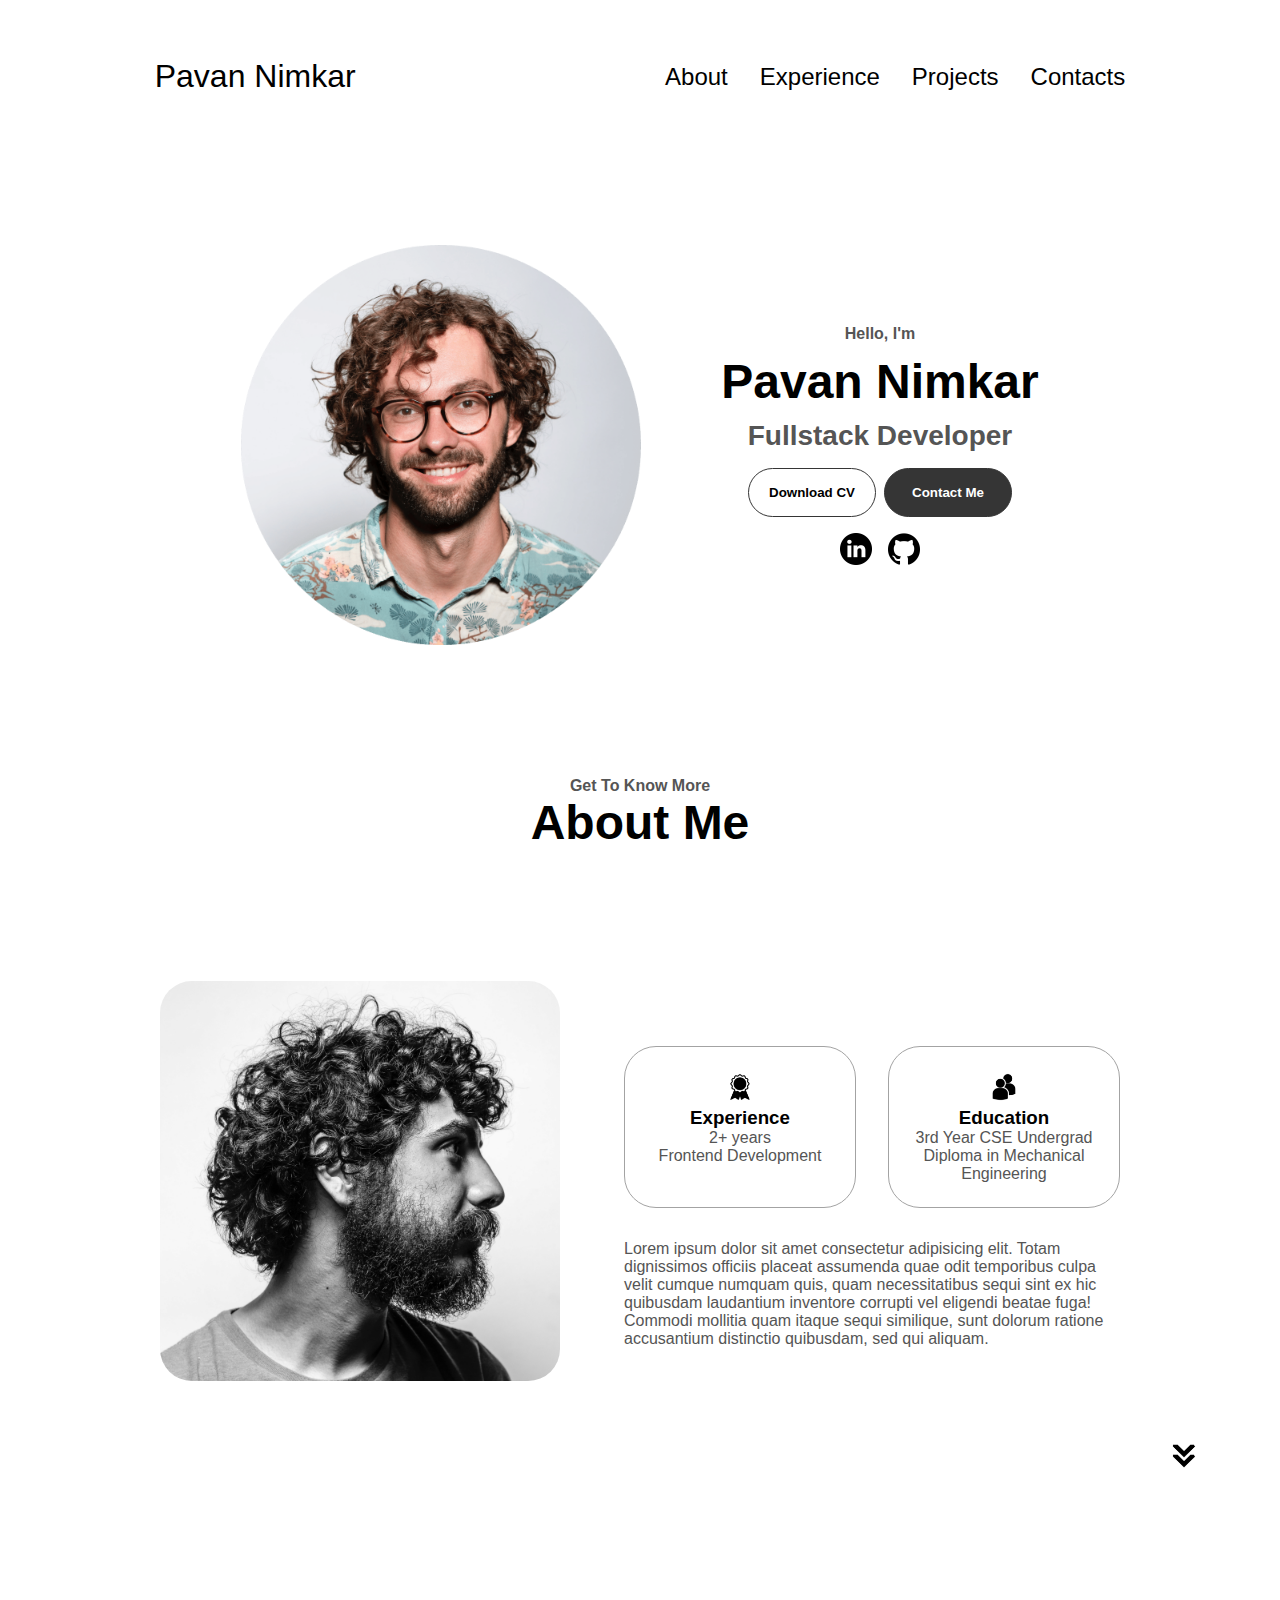
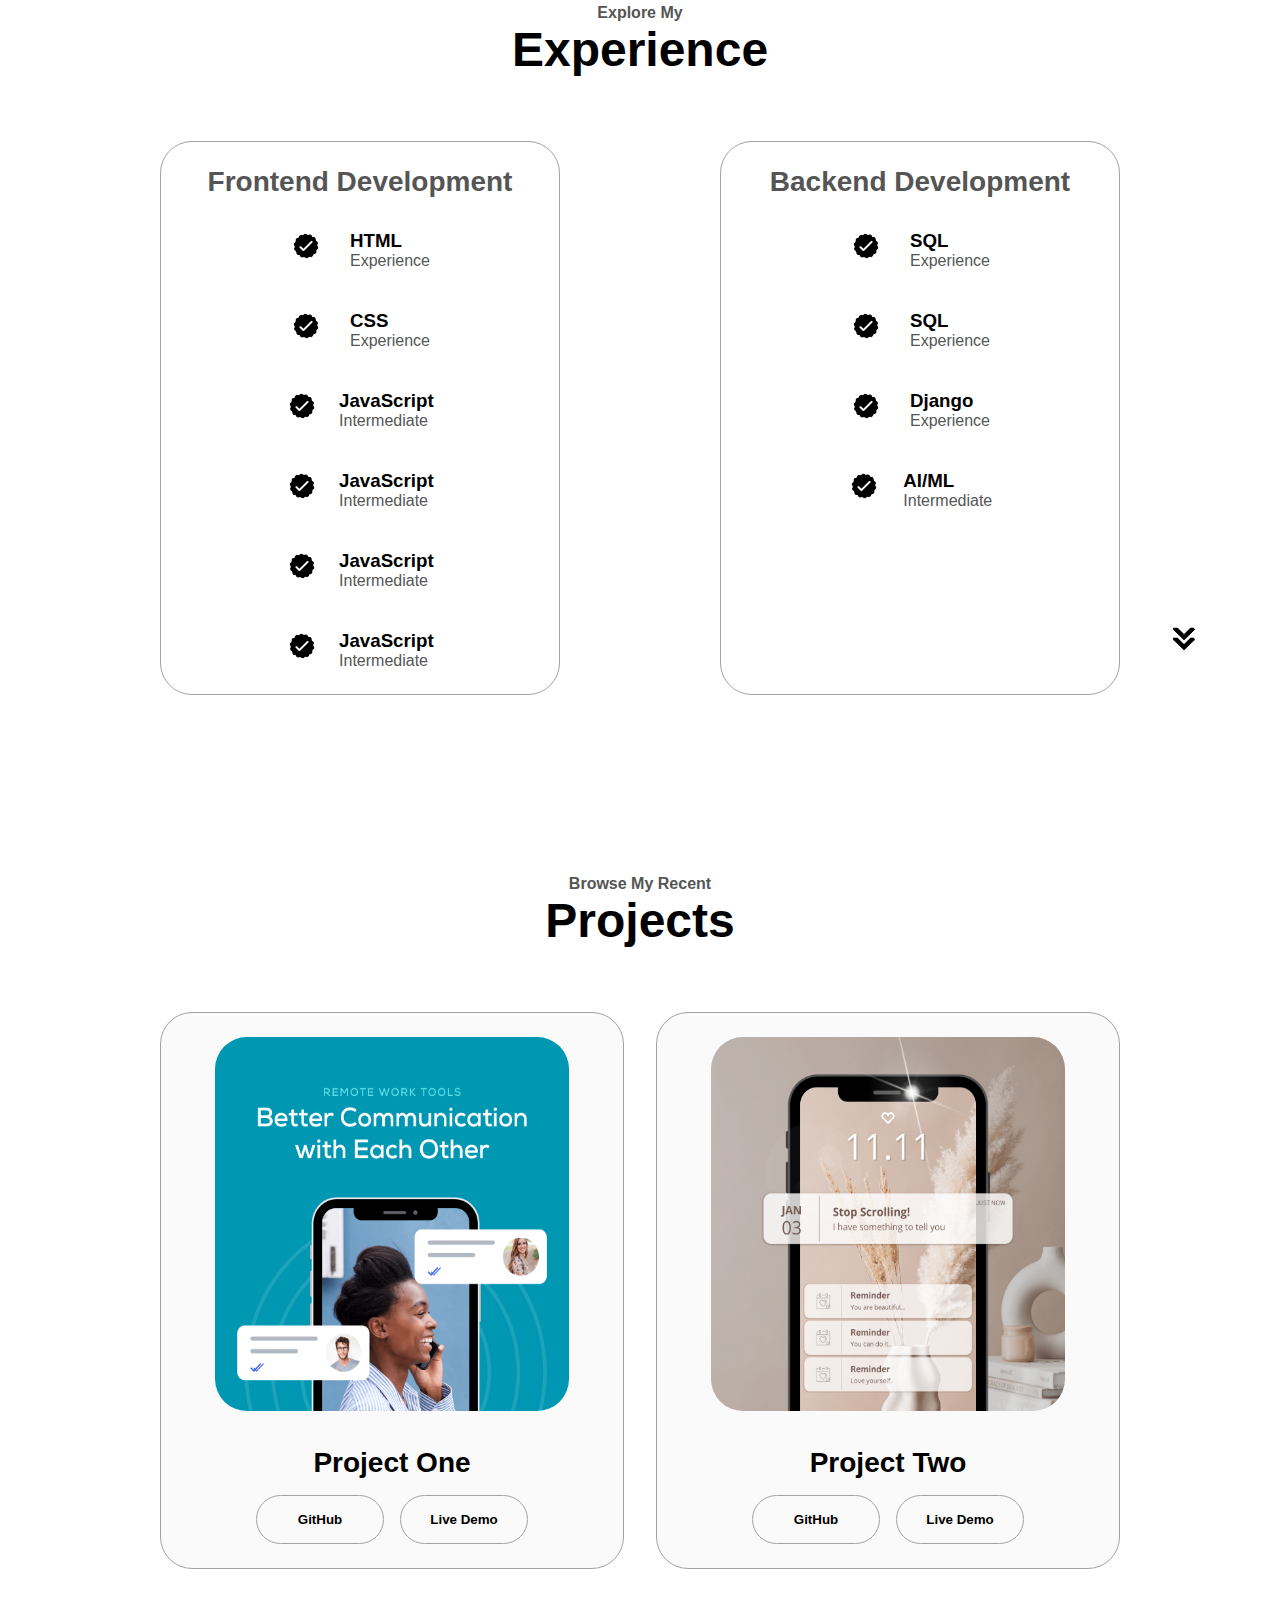
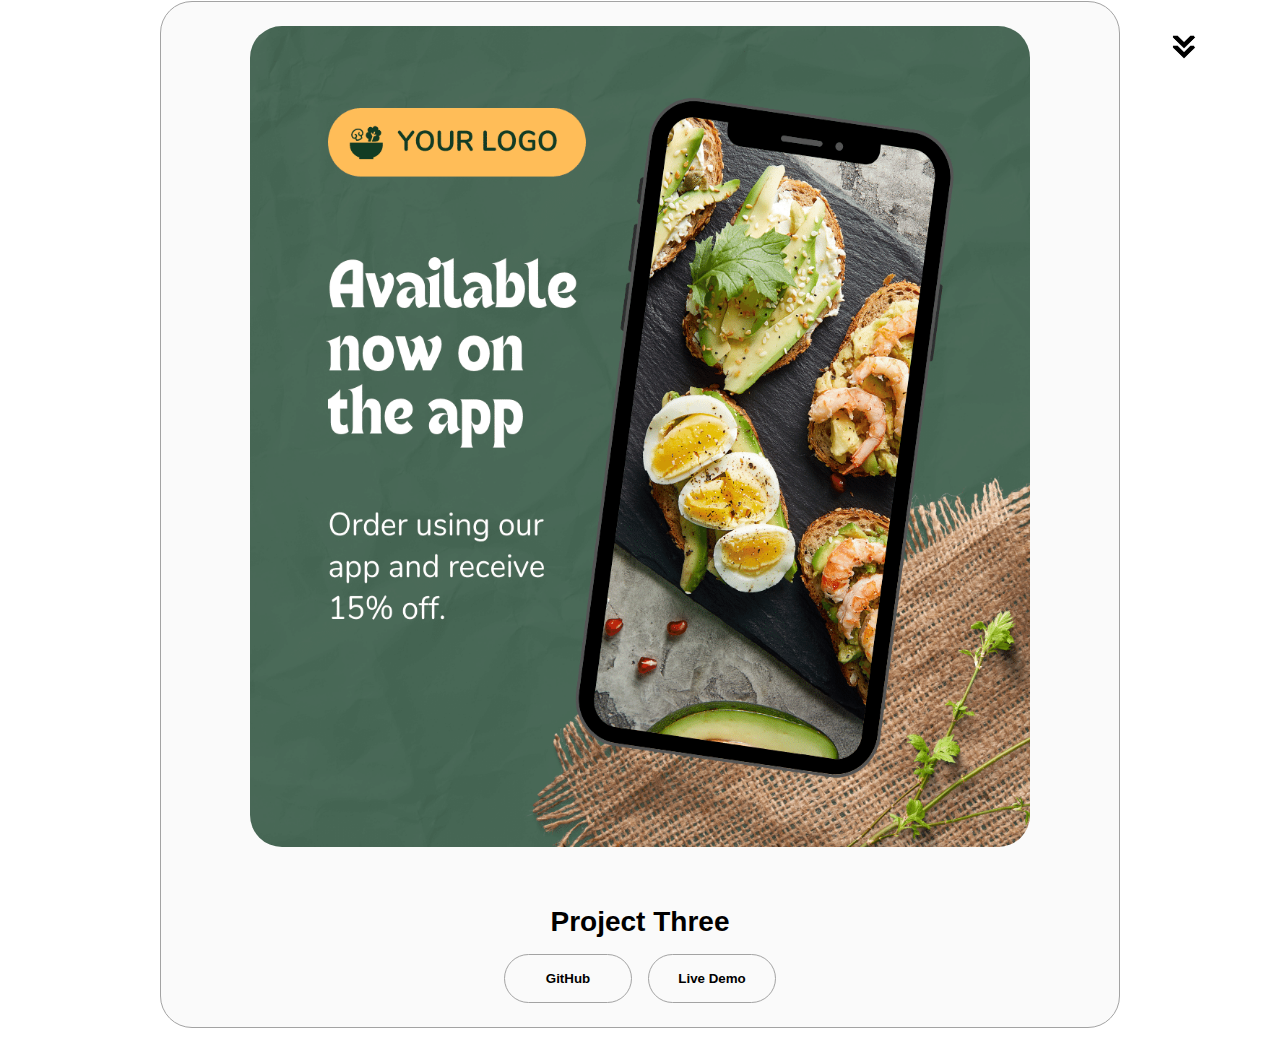
<file: Portfolio Website/index.html>
<!DOCTYPE html>
<html lang="en">
  <head>
    <meta charset="UTF-8" />
    <meta name="viewport" content="width=device-width, initial-scale=1.0" />
    <title>Pavan Nimkar</title>
    <link rel="icon" href="assets/file.png" type="images/x-icon" />
    <link rel="stylesheet" href="styles.css" />
    <link rel="stylesheet" href="mediaqueries.css" />
  </head>
  <body>
    <!-- Navigation Bar -->
    <nav class="desktop-nav">
      <div class="logo">Pavan Nimkar</div>
      <div>
        <ul class="nav-links">
          <li><a href="#about">About</a></li>
          <li><a href="#experience">Experience</a></li>
          <li><a href="#projects">Projects</a></li>
          <li><a href="#contacts">Contacts</a></li>
        </ul>
      </div>
    </nav>
    <!-- hamburger nav -->
    <nav id="hamburger-nav">
      <div class="logo">Pavan Nimkar</div>
      <div class="hamburger-menu">
        <div class="hamburger-icon" onclick="toggleMenu()">
          <span></span>
          <span></span>
          <span></span>
        </div>
        <div class="menu-links">
          <li><a href="#about" onclick="toggleMenu()">About</a></li>
          <li><a href="#experience" onclick="toggleMenu()">Experience</a></li>
          <li><a href="#projects" onclick="toggleMenu()">Projects</a></li>
          <li><a href="#contacts" onclick="toggleMenu()">Contacts</a></li>
        </div>
      </div>
    </nav>
    <!-- Hero Section -->
    <section id="profile">
      <div class="section__pic-container">
        <img src="./assets/profile-pic.png" alt="John Profile Picture" />
      </div>
      <div class="section__text__btn">
        <div class="section__text">
          <div class="section__text__p1">Hello, I'm</div>
          <h1 class="title">Pavan Nimkar</h1>
          <div class="section__text__p2">Fullstack Developer</div>
        </div>
        <div class="btn-container">
          <div class="btns">
            <button
              class="btn btn-color-2"
              onclick="window.open('./assets/resume-example.pdf')"
            >
              Download CV
            </button>
            <button
              class="btn btn-color-1"
              onclick="location.href='./#contact'"
            >
              Contact Me
            </button>
          </div>

          <div id="socials-container">
            <img
              src="./assets/linkedin.png"
              alt="My linkedin Profile"
              class="icon"
              onclick="location.href='https://linkedin.com'"
            />
            <img
              src="./assets/github.png"
              alt="My GitHub Profile"
              class="icon"
              onclick="location.href='https://github.com'"
            />
          </div>
        </div>
      </div>
    </section>
    <!-- About Section -->
    <section id="about">
      <div class="section__text__p1">Get To Know More</div>
      <h1 class="title">About Me</h1>
      <div class="section-container">
        <div class="section__pic-container">
          <img
            src="./assets/about-pic.png"
            alt="profile-pic"
            class="about-pic"
          />
        </div>
        <div class="about-details-container">
          <div class="about-containers">
            <div class="details-container">
              <img
                src="./assets/experience.png"
                alt="experience-icon"
                class="icon"
              />
              <h3>Experience</h3>
              <p>2+ years <br />Frontend Development</p>
            </div>
            <div class="details-container">
              <img
                src="./assets/education.png"
                alt="education-icon"
                class="icon"
              />
              <h3>Education</h3>
              <p>
                3rd Year CSE Undergrad<br />Diploma in Mechanical Engineering
              </p>
            </div>
          </div>
          <div class="text-container">
            <p>
              Lorem ipsum dolor sit amet consectetur adipisicing elit. Totam
              dignissimos officiis placeat assumenda quae odit temporibus culpa
              velit cumque numquam quis, quam necessitatibus sequi sint ex hic
              quibusdam laudantium inventore corrupti vel eligendi beatae fuga!
              Commodi mollitia quam itaque sequi similique, sunt dolorum ratione
              accusantium distinctio quibusdam, sed qui aliquam.
            </p>
          </div>
        </div>
      </div>
      <img
        src="./assets/arrow.png"
        alt="arrow"
        class="icon arrow"
        onclick="location.href='./#experience'"
      />
    </section>
    <!-- Experience Section -->
    <section id="experience">
      <p class="section__text__p1">Explore My</p>
      <h1 class="title">Experience</h1>
      <div class="experience-details-container">
        <div class="about-container exp">
          <div class="details-container">
            <h2 class="experience-sub-title">Frontend Development</h2>
            <div class="article-container">
              <article>
                <img
                  src="./assets/checkmark.png"
                  alt="checkmark"
                  class="icon"
                />
                <div>
                  <h3>HTML</h3>
                  <p>Experience</p>
                </div>
              </article>
              <article>
                <img
                  src="./assets/checkmark.png"
                  alt="checkmark"
                  class="icon"
                />
                <div>
                  <h3>CSS</h3>
                  <p>Experience</p>
                </div>
              </article>
              <article>
                <img
                  src="./assets/checkmark.png"
                  alt="checkmark"
                  class="icon"
                />
                <div>
                  <h3>JavaScript</h3>
                  <p>Intermediate</p>
                </div>
              </article>
              <article>
                <img
                  src="./assets/checkmark.png"
                  alt="checkmark"
                  class="icon"
                />
                <div>
                  <h3>JavaScript</h3>
                  <p>Intermediate</p>
                </div>
              </article>
              <article>
                <img
                  src="./assets/checkmark.png"
                  alt="checkmark"
                  class="icon"
                />
                <div>
                  <h3>JavaScript</h3>
                  <p>Intermediate</p>
                </div>
              </article>
              <article>
                <img
                  src="./assets/checkmark.png"
                  alt="checkmark"
                  class="icon"
                />
                <div>
                  <h3>JavaScript</h3>
                  <p>Intermediate</p>
                </div>
              </article>
            </div>
          </div>
          <div class="details-container">
            <h2 class="experience-sub-title">Backend Development</h2>
            <div class="article-container">
              <article>
                <img
                  src="./assets/checkmark.png"
                  alt="checkmark"
                  class="icon"
                />
                <div>
                  <h3>SQL</h3>
                  <p>Experience</p>
                </div>
              </article>
              <article>
                <img
                  src="./assets/checkmark.png"
                  alt="checkmark"
                  class="icon"
                />
                <div>
                  <h3>SQL</h3>
                  <p>Experience</p>
                </div>
              </article>
              <article>
                <img
                  src="./assets/checkmark.png"
                  alt="checkmark"
                  class="icon"
                />
                <div>
                  <h3>Django</h3>
                  <p>Experience</p>
                </div>
              </article>
              <article>
                <img
                  src="./assets/checkmark.png"
                  alt="checkmark"
                  class="icon"
                />
                <div>
                  <h3>AI/ML</h3>
                  <p>Intermediate</p>
                </div>
              </article>
            </div>
          </div>
        </div>
      </div>
      <img
        src="./assets/arrow.png"
        alt="arrow"
        class="icon arrow"
        onclick="location.href='./#experience'"
      />
    </section>
    <!-- Projects Section -->
    <section id="projects">
      <p class="section__text__p1">Browse My Recent</p>
      <h1 class="title">Projects</h1>
      <div class="experience-details-container">
        <div class="about-containers project-containers">
          <div class="details-container color-container">
            <div class="article-container">
              <img
                src="./assets/project-1.png"
                alt="project-1"
                class="project-img"
              />
            </div>
            <div class="experience-sub-title project-title">Project One</div>
            <div class="btn-container project-btns">
              <button
                class="btn btn-color-2 project-btn"
                onclick="location.href='https://github.com'"
              >
                GitHub
              </button>
              <button
                class="btn btn-color-2 project-btn"
                onclick="location.href='https://github.com'"
              >
                Live Demo
              </button>
            </div>
          </div>
          <div class="details-container color-container">
            <div class="article-container">
              <img
                src="./assets/project-2.png"
                alt="project-1"
                class="project-img"
              />
            </div>
            <div class="experience-sub-title project-title">Project Two</div>
            <div class="btn-container project-btns">
              <button
                class="btn btn-color-2 project-btn"
                onclick="location.href='https://github.com'"
              >
                GitHub
              </button>
              <button
                class="btn btn-color-2 project-btn"
                onclick="location.href='https://github.com'"
              >
                Live Demo
              </button>
            </div>
          </div>
          <div class="details-container color-container">
            <div class="article-container">
              <img
                src="./assets/project-3.png"
                alt="project-1"
                class="project-img"
              />
            </div>
            <div class="experience-sub-title project-title">Project Three</div>
            <div class="btn-container project-btns">
              <button
                class="btn btn-color-2 project-btn"
                onclick="location.href='https://github.com'"
              >
                GitHub
              </button>
              <button
                class="btn btn-color-2 project-btn"
                onclick="location.href='https://github.com'"
              >
                Live Demo
              </button>
            </div>
          </div>
        </div>
      </div>
      <img
        src="./assets/arrow.png"
        alt="arrow"
        class="icon arrow"
        onclick="location.href='./#experience'"
      />
    </section>
    <section id="contacts">
      <p class="section__text__p1">Get In Touch</p>
      <h1 class="title">Contact Me</h1>
      <div class="contact-info-upper-container">
        <div class="contact-info-container">
          <a href="mailto:pavannnimkar@gmail.com"
            ><img
              src="./assets/email.png"
              alt="email"
              class="icon contact-icon email-icon"
          /></a>
          <p><a href="mailto:pavannnimkar@gmail.com">Gmail</a></p>
        </div>

        <div class="contact-info-container">
          <a href="https://linkedin.com"
            ><img
              src="./assets/linkedin.png"
              alt="email"
              class="icon contact-icon"
          /></a>
          <p><a href="https://linkedin.com">LinkedIn</a></p>
        </div>
      </div>
    </section>
    <!-- Footer -->
    <footer>
      <nav class="footer-nav">
        <div class="nav-links-container">
          <ul class="nav-links">
            <li><a href="#about">About</a></li>
            <li><a href="#experience">Experience</a></li>
            <li><a href="#projects">Projects</a></li>
            <li><a href="#contacts">Contacts</a></li>
          </ul>
        </div>
      </nav>
      <p>Copyright &#169; 2024 Pavan Nimkar. All Rights Reserved</p>
    </footer>
    <script src="script.js"></script>
  </body>
</html>
</file>
<file: Portfolio Website/styles.css>
/* General Styling */

* {
  margin: 0;
  padding: 0;
}

@import url("https://fonts.googleapis.com/css2?family=Poppins:ital,wght@0,100;0,200;0,300;0,400;0,500;0,600;0,700;0,800;0,900;1,100;1,200;1,300;1,400;1,500;1,600;1,700;1,800;1,900&display=swap");

body {
  font-family: "Poppins", sans-serif;
}

html {
  scroll-behavior: smooth;
}

p {
  color: rgb(85, 85, 85);
}

a,
.btn {
  transition: all 300ms ease;
}

/* Desktop Nav */

nav,
.nav-links {
  display: flex;
  justify-content: space-around;
  align-items: center;
  height: 17vh;
}

.nav-links {
  gap: 2rem;
  list-style: none;
  font-size: 1.5rem;
}

a {
  color: black;
  text-decoration: none;
  text-decoration-color: white;
}

a:hover {
  color: gray;
  text-decoration: underline;
  text-underline-offset: 1rem;
  text-decoration-color: rgb(181, 181, 181);
}

.logo {
  font-size: 2rem;
}

.logo:hover {
  cursor: default;
}

/* Hamburger */
#hamburger-nav {
  display: none;
}

.hamburger-menu {
  position: relative;
  display: inline-block;
}

.hamburger-icon {
  display: flex;
  flex-direction: column;
  justify-content: space-between;
  height: 24px;
  width: 30px;
  cursor: pointer;
}

.hamburger-icon span {
  background-color: black;
  height: 2px;
  width: 100%;
  transition: all 0.3s ease-in-out;
}

.menu-links {
  position: absolute;
  top: 100%;
  right: 0;
  max-height: 0;
  background-color: white;
  width: fit-content;
  overflow: hidden;
  transition: all 0.3s ease-in-out;
}

.menu-links a {
  color: black;
  text-decoration: none;
  padding: 10px;
  text-align: center;
  display: block;
  transition: all 0.3s ease-in-out;
  font-size: 1.5rem;
}

.menu-links li {
  list-style: none;
}

.menu-links.open {
  max-height: 300px;
}

.hamburger-icon.open span:first-child {
  transform: rotate(45deg) translate(10px, 5px);
}

.hamburger-icon.open span:nth-child(2) {
  display: none;
}

.hamburger-icon.open span:last-child {
  transform: rotate(-45deg) translate(10px, -5px);
}

/* Section */

section {
  padding-top: 4vh;
  height: 96vh;
  margin: 3.5rem 10rem;
  max-height: fit-content;
  box-sizing: border-box;
}

.section-container {
  display: flex;
}

/* Profile Section */

#profile {
  display: flex;
  justify-content: center;
  align-items: center;
  gap: 5rem;
  height: 90vh;
}

.section__pic-container {
  height: 400px;
  display: flex;
  width: 400px;
  margin: auto 0;
}

.section__text__btn {
  display: flex;
  flex-direction: column;
  /* margin-top: 6rem; */
}

.section__text {
  display: flex;
  flex-direction: column;
  align-self: center;
  text-align: center;
  gap: 0.7rem;
}

.section__text__p1 {
  text-align: center;
  font-weight: 600;
  color: #555555;
  /* font-size: 1.75rem; */
  /* margin: 1rem; */
}

.section__text__p2 {
  text-align: center;
  font-size: 1.75rem;
  font-weight: 600;
  color: #555555;
  /* margin-bottom: 1rem; */
}
.title {
  font-size: 3rem;
  text-align: center;
  /* margin: 1rem; */
}

.section__text p {
  font-weight: 600;
}

#socials-container {
  display: flex;
  justify-content: center;
  gap: 1rem;
  margin-top: 1rem;
}

/* icons */
.icon {
  height: 2rem;
  cursor: pointer;
}

/* button */
.btn-container {
  display: flex;
  flex-direction: column;
  justify-content: center;
}

.btns {
  display: flex;
  justify-content: center;
  margin-top: 1rem;
  gap: 0.5rem;
}

.btn {
  font-weight: 600;
  width: 8rem;
  padding: 1rem;
  border-radius: 2rem;
  transition: all 300ms ease;
}

.btn-color-1,
.btn-color-2 {
  border: rgb(53, 53, 53) 0.1rem solid;
}

.btn-color-1:hover,
.btn-color-2:hover {
  cursor: pointer;
}

.btn-color-1,
.btn-color-2:hover {
  background-color: rgb(53, 53, 53);
  color: white;
}

.btn-color-1:hover {
  background-color: black;
}

.btn-color-2 {
  background: none;
}

.btn-color-2:hover {
  border: 0.1rem solid white;
}

/* About section */

#about {
  position: relative;
}

.about-containers {
  gap: 2rem;
  display: flex;
  margin: 2rem 0;
}

.about-details-container {
  justify-content: center;
  flex-direction: column;
  display: flex;
}

.about-containers,
.about-details-container {
  display: flex;
}

.about-pic {
  border-radius: 2rem;
}

.arrow {
  position: absolute;
  right: -5rem;
  bottom: 2.5rem;
}

.details-container {
  padding: 1.5rem;
  flex: 1;
  background: white;
  border: rgb(53, 53, 53) 0.1rem solid;
  border-radius: 2rem;
  border-color: rgb(163, 163, 163);
  text-align: center;
}

.section-container {
  gap: 4rem;
  height: 80%;
}

.section__pic-container {
  height: 400px;
  width: 400px;
  margin: auto 0;
}

/* Experience Section */

#experience {
  position: relative;
  margin-bottom: 9rem;
  /* margin-top: 5rem;
  padding-top: 0; */
}

.experience-sub-title {
  color: rgb(85, 85, 85);
  font-weight: 600;
  font-size: 1.75rem;
  margin-bottom: 2rem;
}

.experience-details-container {
  display: flex;
  flex-direction: column;
  justify-content: center;
  margin-top: 2rem;
}

.article-container {
  display: flex;
  text-align: initial;
  flex-wrap: wrap;
  justify-content: space-around;
  gap: 2.5rem;
}

article {
  display: flex;
  gap: 0.5rem;
  width: 10rem;
  justify-content: space-around;
}

.exp {
  display: flex;
  gap: 10rem;
  margin-top: 2rem;
}

/* Projects Section */
#projects {
  position: relative;
}

.color-container {
  display: flex;
  flex-direction: column;
  justify-content: center;
  align-items: center;
}
.article-container {
  overflow: hidden;
}

.project-img {
  width: 95%;
  height: 95%;
  border-radius: 2rem;
}

.project-title {
  margin: 1rem;
  color: black;
}

.project-btns {
  display: flex;
  flex-direction: row;
  justify-content: center;
  gap: 1rem;
}

.color-container {
  background-color: rgb(250, 250, 250);
  border-color: rgb(163, 163, 163);
}

.project-btn {
  border-color: rgb(163, 163, 163);
}

.project-containers {
  display: flex;
  /* flex-wrap: wrap; */
}

/* Contact Section */

#contact {
  height: 80vh;
}

.contact-info-upper-container {
  display: flex;
  /* flex-direction: row; */
  gap: 1rem;
  border: 0.1rem solid rgb(163, 163, 163);
  border-radius: 2rem;
  background-color: rgb(250, 250, 250);
  /* border-color: rgb(163, 163, 163); */
  justify-content: center;
  align-items: center;
  margin: 2rem auto;
  width: 22em;
  padding: 0.5rem;
}

.contact-info-container {
  display: flex;
  justify-content: center;
  align-items: center;
  gap: 0.5rem;
  margin: 1em;
}

.contact-info-container:hover {
  cursor: pointer;
}

.contact-info-container p {
  font-size: larger;
}

.email-icon {
  height: 2.5rem;
}

footer p {
  text-align: center;
  margin: 2rem auto;
}
</file>
<file: Portfolio Website/mediaqueries.css>
@media screen and (max-width: 1400px) {
  #profile {
    height: 83vh;
    margin-bottom: 6rem;
  }

  .about-containers {
    flex-wrap: wrap;
  }
}

@media screen and (max-width: 1200px) {
  .desktop-nav {
    display: none;
  }

  #hamburger-nav {
    display: flex;
    /* justify-content: center; */
    /* flex-direction: column; */
  }

  #experience,
  .experience-details-container {
    margin-top: 2rem;
  }

  .about-containers {
    flex-wrap: wrap;
    /* gap: 0.5rem; */
  }

  #profile,
  .section-container {
    display: block;
    /* margin: 0 auto; */
    /* align-content: center; */
  }

  .arrow {
    display: none;
  }

  section,
  .section-container {
    height: fit-content;
  }

  section {
    margin: 0 10%;
  }

  .exp {
    flex-wrap: wrap;
    align-content: center;

    gap: 0.5rem;
  }

  .section__pic-container {
    height: 275px;
    width: 275px;
    margin: 0 auto 2rem;
  }

  .text-container {
    text-align: justify;
  }

  .about-containers {
    margin-top: 0;
  }

  .nav-links-container {
    /* flex-direction: column; */
    height: fit-content;
  }

  .nav-links {
    height: fit-content;
    display: flex;
    flex-direction: column;
    margin-top: 4rem;
  }

  .contact {
    justify-content: center;
  }

  footer {
    display: flex;
    flex-direction: column;
    height: fit-content;
    gap: 2rem;
  }

  footer p {
    font-size: 1rem;
    margin: 5rem auto;
  }

  .contact-info-upper-container {
    justify-content: center;
    align-self: center;
    width: 18rem;
  }

  #experience {
    margin-bottom: 1rem;
  }

  .about-pic {
    margin-top: 1rem;
  }
}
</file>
